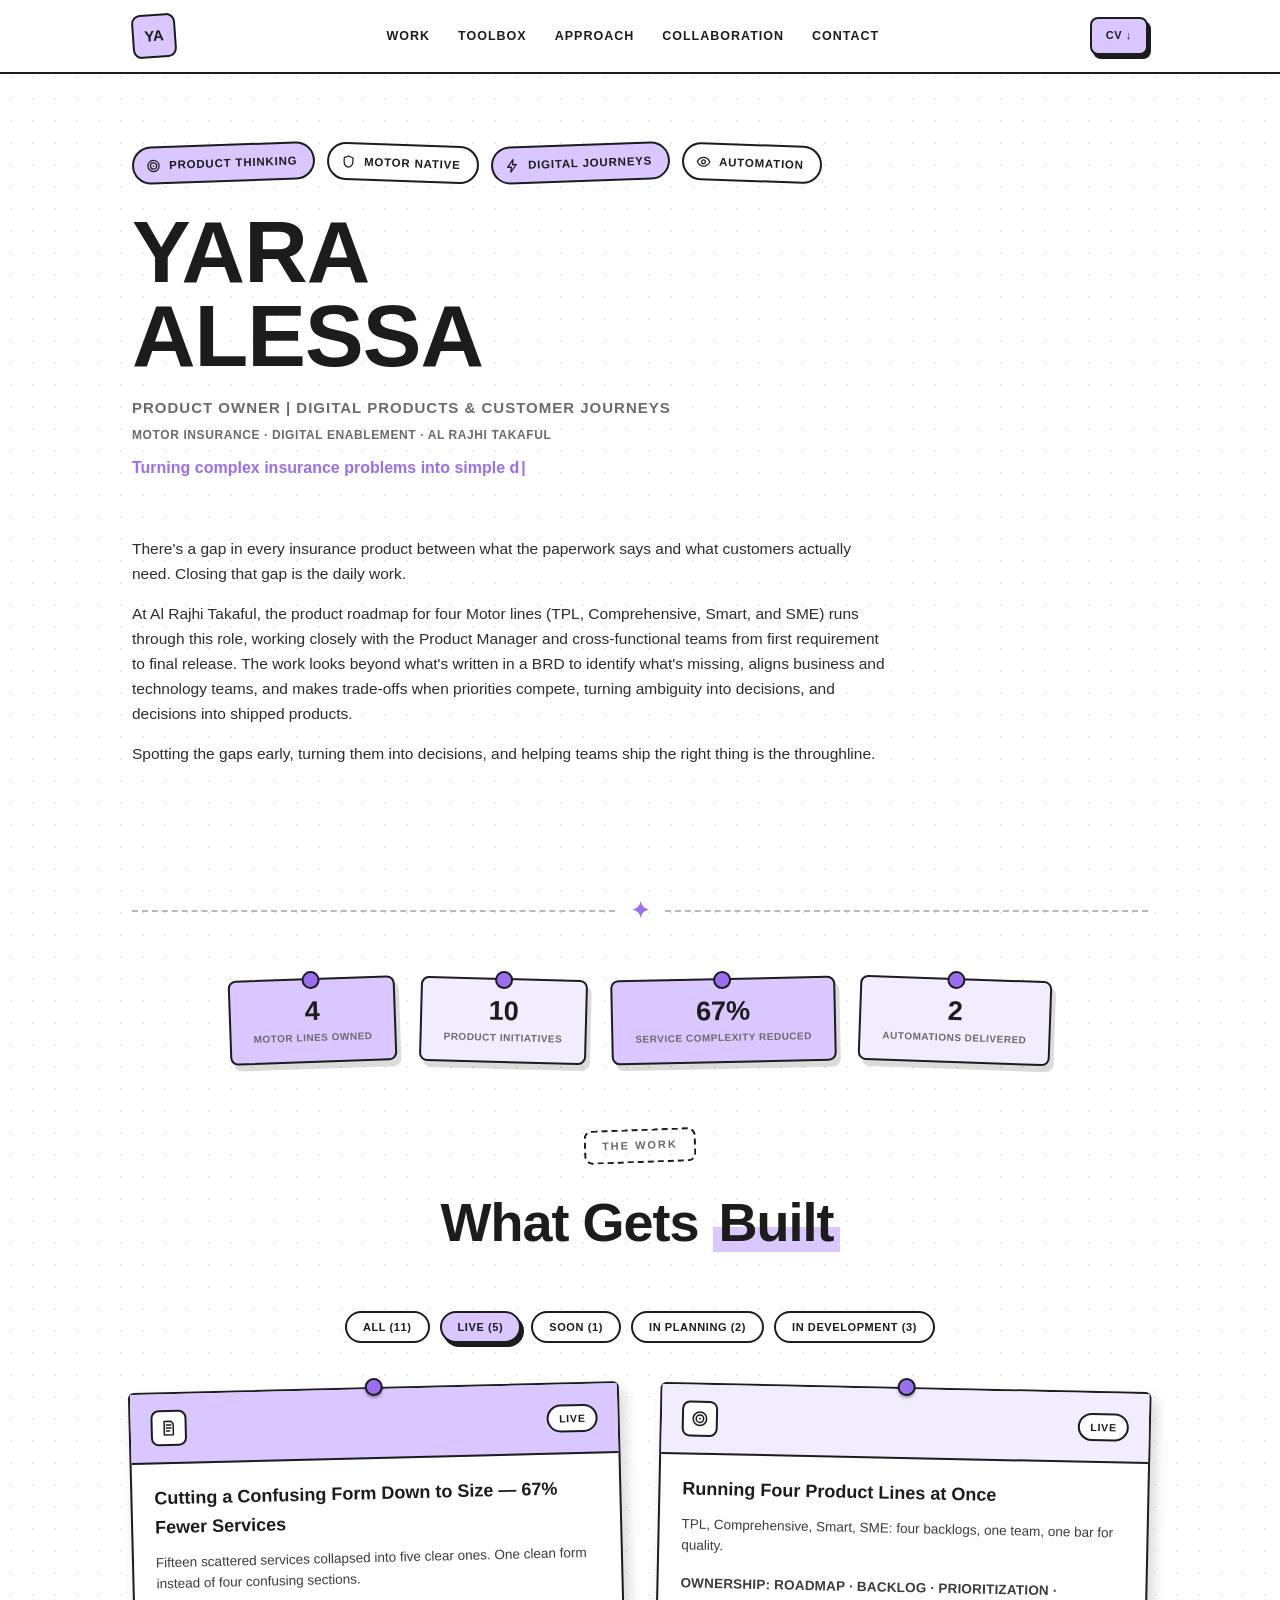
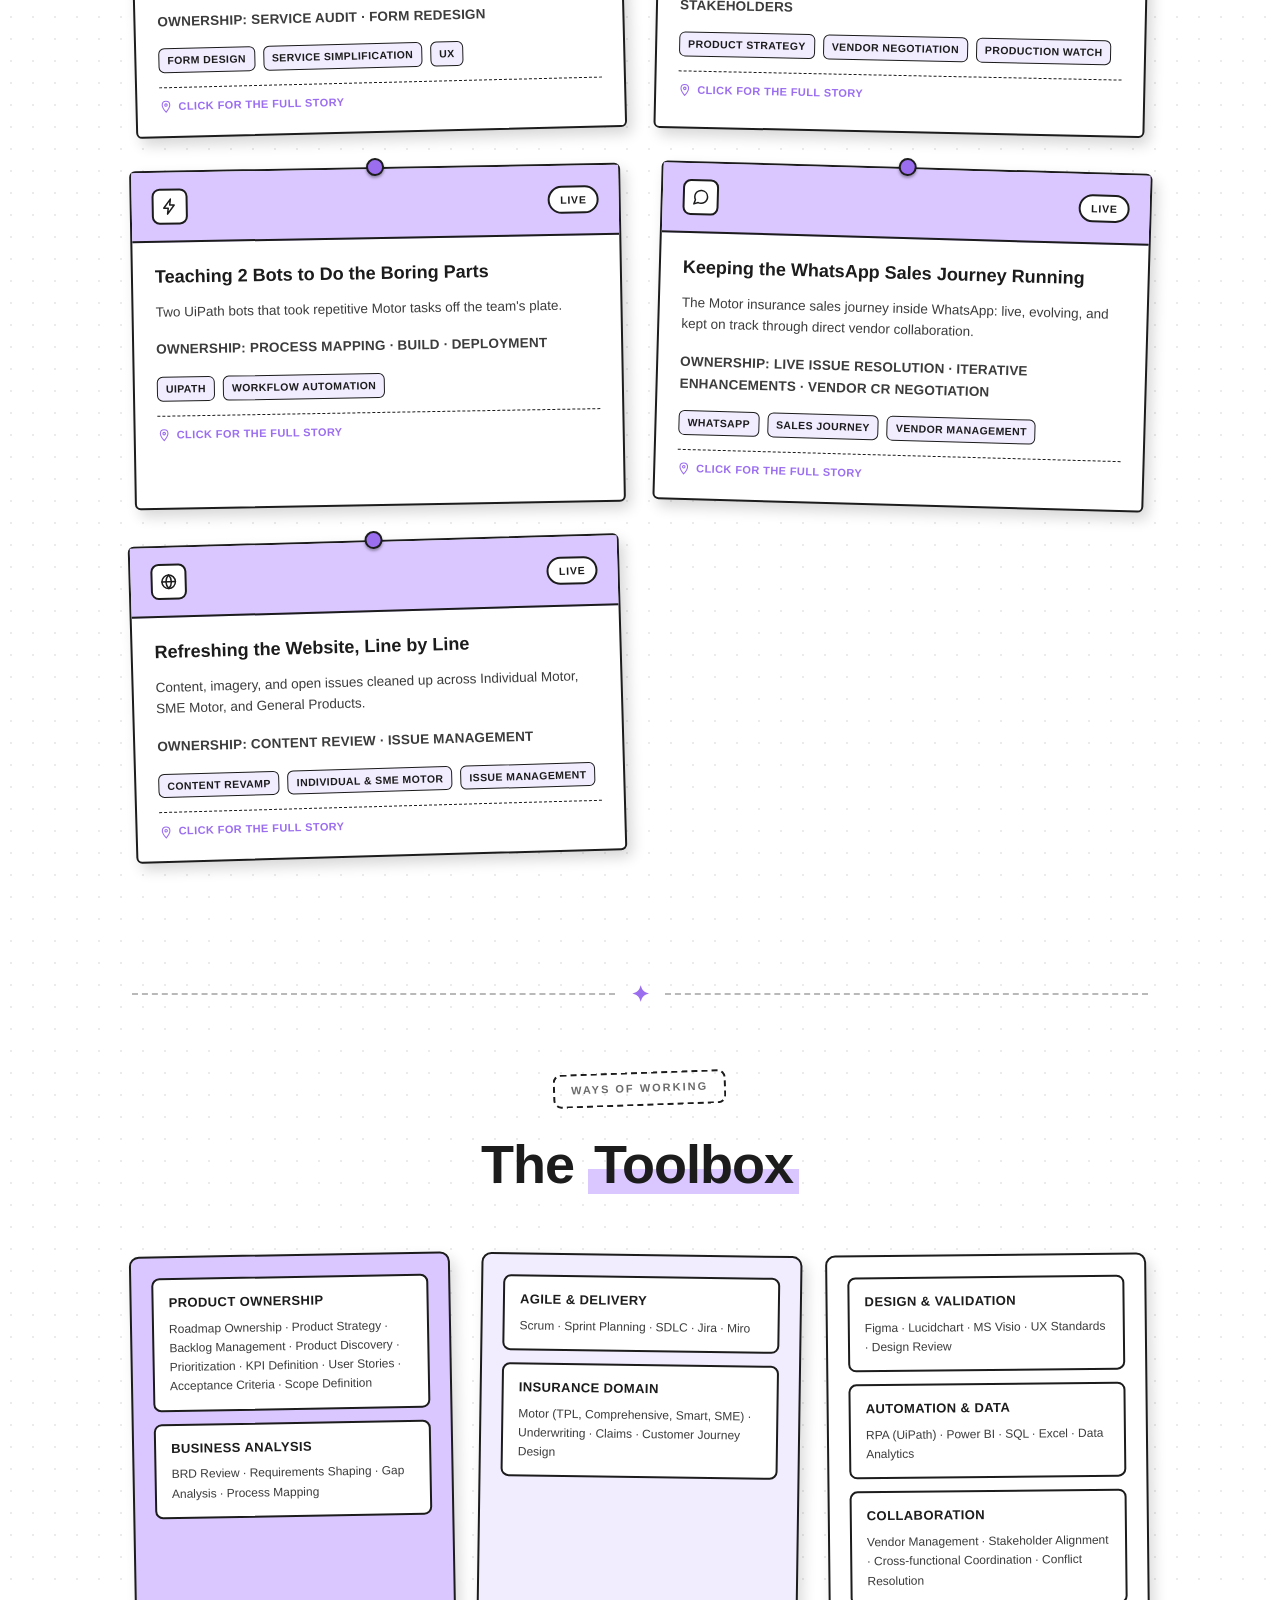
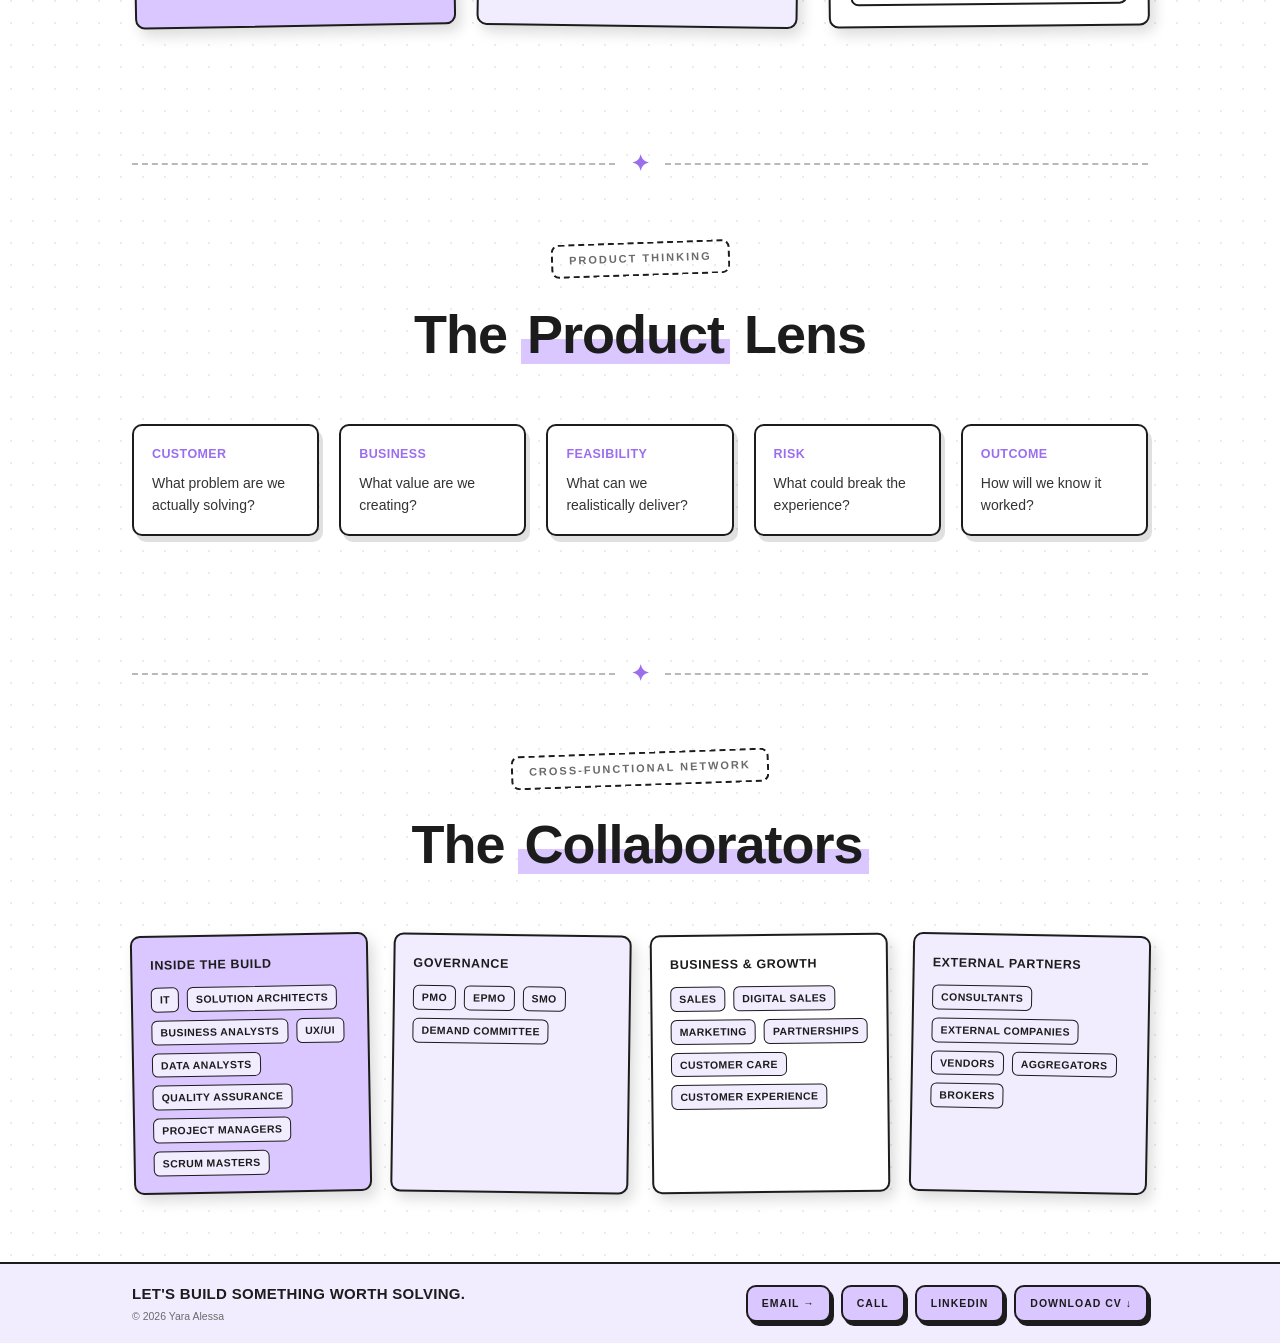
<file: index.html>
<!DOCTYPE html>
<html lang="en">
<head>
<meta charset="UTF-8">
<meta name="viewport" content="width=device-width, initial-scale=1.0">
<title>Yara Alessa | Product Owner</title>
<meta name="description" content="Yara Alessa — Product Owner for Motor Insurance & Digital Enablement at Al Rajhi Takaful. Live and in-progress digital insurance products, customer journeys, and automation work.">
<meta name="theme-color" content="#dac7ff">

<meta property="og:type" content="website">
<meta property="og:url" content="https://yarax67.github.io/YaraAlessa_Portfolio/">
<meta property="og:title" content="Yara Alessa | Product Owner">
<meta property="og:description" content="Product Owner for Motor Insurance & Digital Enablement at Al Rajhi Takaful. Live and in-progress digital insurance products, customer journeys, and automation work.">
<meta property="og:image" content="https://yarax67.github.io/YaraAlessa_Portfolio/assets/apple-touch-icon.png">

<meta name="twitter:card" content="summary_large_image">
<meta name="twitter:title" content="Yara Alessa | Product Owner">
<meta name="twitter:description" content="Product Owner for Motor Insurance & Digital Enablement at Al Rajhi Takaful.">
<meta name="twitter:image" content="https://yarax67.github.io/YaraAlessa_Portfolio/assets/apple-touch-icon.png">

<link rel="icon" type="image/svg+xml" href="assets/favicon.svg">
<link rel="alternate icon" href="assets/favicon-32.png">
<link rel="apple-touch-icon" href="assets/apple-touch-icon.png">
<link rel="stylesheet" href="css/styles.css?v=7">
</head>
<body>

<nav>
  <div class="scroll-progress" id="scrollProgress"></div>
  <div class="wrap">
    <div class="logo-box">YA</div>
    <div class="navlinks">
      <a href="#work">Work</a>
      <a href="#skills">Toolbox</a>
      <a href="#thinking">Approach</a>
      <a href="#collaborators">Collaboration</a>
      <a href="#contact">Contact</a>
    </div>
    <a class="nav-cv" href="assets/Yara_Alessa_CV.pdf" download="Yara_Alessa_CV.pdf">CV ↓</a>
  </div>
</nav>

<header class="hero">
  <div class="leaves" aria-hidden="true">
    <div class="leaf" style="left:4%;width:16px;animation-duration:12s;animation-delay:-2s;color:#c1602f;">
      <svg viewBox="0 0 24 24" width="16" height="16" stroke="#c1602f"><path d="M12 2C7 6 4 11 4 15a8 8 0 0016 0c0-4-3-9-8-13z"/><path d="M12 21V8"/></svg>
    </div>
    <div class="leaf" style="left:14%;width:12px;animation-duration:9s;animation-delay:-6s;">
      <svg viewBox="0 0 24 24" width="12" height="12" stroke="#d99a3d"><path d="M12 2C7 6 4 11 4 15a8 8 0 0016 0c0-4-3-9-8-13z"/><path d="M12 21V8"/></svg>
    </div>
    <div class="leaf" style="left:26%;width:20px;animation-duration:15s;animation-delay:-1s;">
      <svg viewBox="0 0 24 24" width="20" height="20" stroke="#c1602f"><path d="M12 2C7 6 4 11 4 15a8 8 0 0016 0c0-4-3-9-8-13z"/><path d="M12 21V8"/></svg>
    </div>
    <div class="leaf" style="left:38%;width:14px;animation-duration:10.5s;animation-delay:-4s;">
      <svg viewBox="0 0 24 24" width="14" height="14" stroke="#e0b34d"><path d="M12 2C7 6 4 11 4 15a8 8 0 0016 0c0-4-3-9-8-13z"/><path d="M12 21V8"/></svg>
    </div>
    <div class="leaf" style="left:52%;width:18px;animation-duration:13s;animation-delay:-8s;">
      <svg viewBox="0 0 24 24" width="18" height="18" stroke="#c1602f"><path d="M12 2C7 6 4 11 4 15a8 8 0 0016 0c0-4-3-9-8-13z"/><path d="M12 21V8"/></svg>
    </div>
    <div class="leaf" style="left:64%;width:13px;animation-duration:11s;animation-delay:-3s;">
      <svg viewBox="0 0 24 24" width="13" height="13" stroke="#d99a3d"><path d="M12 2C7 6 4 11 4 15a8 8 0 0016 0c0-4-3-9-8-13z"/><path d="M12 21V8"/></svg>
    </div>
    <div class="leaf" style="left:76%;width:19px;animation-duration:14s;animation-delay:-7s;">
      <svg viewBox="0 0 24 24" width="19" height="19" stroke="#e0b34d"><path d="M12 2C7 6 4 11 4 15a8 8 0 0016 0c0-4-3-9-8-13z"/><path d="M12 21V8"/></svg>
    </div>
    <div class="leaf" style="left:88%;width:15px;animation-duration:10s;animation-delay:-5s;">
      <svg viewBox="0 0 24 24" width="15" height="15" stroke="#c1602f"><path d="M12 2C7 6 4 11 4 15a8 8 0 0016 0c0-4-3-9-8-13z"/><path d="M12 21V8"/></svg>
    </div>
    <div class="leaf" style="left:95%;width:11px;animation-duration:9.5s;animation-delay:-9s;">
      <svg viewBox="0 0 24 24" width="11" height="11" stroke="#d99a3d"><path d="M12 2C7 6 4 11 4 15a8 8 0 0016 0c0-4-3-9-8-13z"/><path d="M12 21V8"/></svg>
    </div>
  </div>
  <div class="wrap">
    <div class="badges">
      <span class="pill c1"><svg viewBox="0 0 24 24"><circle cx="12" cy="12" r="9"/><circle cx="12" cy="12" r="5"/><circle cx="12" cy="12" r="1.2" fill="var(--ink)" stroke="none"/></svg>Product Thinking</span>
      <span class="pill c2"><svg viewBox="0 0 24 24"><path d="M12 3l7 3v6c0 5-3.5 8-7 9-3.5-1-7-4-7-9V6l7-3z"/></svg>Motor Native</span>
      <span class="pill c3"><svg viewBox="0 0 24 24"><path d="M13 2L4 14h6l-1 8 9-12h-6l1-8z"/></svg>Digital Journeys</span>
      <span class="pill c4"><svg viewBox="0 0 24 24"><path d="M2 12s3.5-7 10-7 10 7 10 7-3.5 7-10 7-10-7-10-7z"/><circle cx="12" cy="12" r="3"/></svg>Automation</span>
    </div>

    <h1 class="name">Yara<br>Alessa</h1>
    <div class="role">Product Owner | Digital Products &amp; Customer Journeys</div>
    <div class="role-sub">Motor Insurance · Digital Enablement · Al Rajhi Takaful</div>
    <div class="tagline"><span id="taglineText"></span><span class="tagline-cursor">|</span></div>

    <div class="hero-grid photo-hidden">
      <div class="hero-text">
        <p>There's a gap in every insurance product between what the paperwork says and what customers
        actually need. Closing that gap is the daily work.</p>
        <p>At Al Rajhi Takaful, the product roadmap for four Motor lines (TPL, Comprehensive, Smart,
        and SME) runs through this role, working closely with the Product Manager and cross-functional
        teams from first requirement to final release. The work looks beyond what's written in a BRD to
        identify what's missing, aligns business and technology teams, and makes trade-offs when
        priorities compete, turning ambiguity into decisions, and decisions into shipped products.</p>
        <p>Spotting the gaps early, turning them into decisions, and helping teams ship the right thing
        is the throughline.</p>
        </div>
      <!-- Hidden via .photo-hidden on .hero-grid - not needed right now, kept for later -->
      <div class="monogram-card">
        <div class="tape"></div>
        <div class="pin"></div>
        <div class="photo-frame">
          <div class="photo-placeholder" aria-hidden="true">YA</div>
        </div>
      </div>
    </div>
  </div>
</header>

<div class="wrap"><div class="divider"><span class="line"></span><span class="mark">✦</span><span class="line"></span></div></div>

<div class="wrap">
  <div class="stats-strip">
    <div class="stat-note n1"><span class="stat-num">4</span><span class="stat-label">Motor Lines Owned</span></div>
    <div class="stat-note n2"><span class="stat-num">10</span><span class="stat-label">Product Initiatives</span></div>
    <div class="stat-note n3"><span class="stat-num">67%</span><span class="stat-label">Service Complexity Reduced</span></div>
    <div class="stat-note n4"><span class="stat-num">2</span><span class="stat-label">Automations Delivered</span></div>
  </div>
</div>

<section id="work">
  <div class="wrap">
    <div class="eyebrow-wrap">
      <span class="eyebrow-badge">The Work</span>
      <h2 class="big-heading">What Gets <span class="hl">Built</span></h2>
    </div>

    <div class="filter-bar">
      <button class="filter-pill active" data-filter="all">All (11)</button>
      <button class="filter-pill" data-filter="Live">Live (5)</button>
      <button class="filter-pill" data-filter="Soon">Soon (1)</button>
      <button class="filter-pill" data-filter="In Planning">In Planning (2)</button>
      <button class="filter-pill" data-filter="In Development">In Development (3)</button>
    </div>

    <div class="project-grid">

      <div class="p-card c1" data-status="Live" onclick="openModal('modal-5')" role="button" tabindex="0" onkeydown="if(event.key==='Enter'){openModal('modal-5')}">
        <div class="pin"></div>
        <div class="bar">
          <div class="icon-box"><svg viewBox="0 0 24 24"><path d="M6 3h9l3 3v15H6z"/><path d="M9 8h6M9 12h6M9 16h4"/></svg></div>
          <span class="status-chip">Live</span>
        </div>
        <div class="p-body">
          <h3>Cutting a Confusing Form Down to Size — 67% Fewer Services</h3>
          <p>Fifteen scattered services collapsed into five clear ones. One clean form instead of four confusing sections.</p>
          <p class="ownership-line">Ownership: Service Audit · Form Redesign</p>
          <div class="tag-row">
            <span class="tag">Form Design</span>
            <span class="tag">Service Simplification</span>
            <span class="tag">UX</span>
          </div>
          <div class="click-hint"><svg viewBox="0 0 24 24"><path d="M12 2C8 2 5 5 5 9c0 5 7 13 7 13s7-8 7-13c0-4-3-7-7-7z"/><circle cx="12" cy="9" r="2.3"/></svg>Click for the full story</div>
        </div>
      </div>

      <div class="p-card c2" data-status="Live" onclick="openModal('modal-2')" role="button" tabindex="0" onkeydown="if(event.key==='Enter'){openModal('modal-2')}">
        <div class="pin"></div>
        <div class="bar">
          <div class="icon-box"><svg viewBox="0 0 24 24"><circle cx="12" cy="12" r="9"/><circle cx="12" cy="12" r="5"/><circle cx="12" cy="12" r="1.2" fill="var(--ink)" stroke="none"/></svg></div>
          <span class="status-chip">Live</span>
        </div>
        <div class="p-body">
          <h3>Running Four Product Lines at Once</h3>
          <p>TPL, Comprehensive, Smart, SME: four backlogs, one team, one bar for quality.</p>
          <p class="ownership-line">Ownership: Roadmap · Backlog · Prioritization · Stakeholders</p>
          <div class="tag-row">
            <span class="tag">Product Strategy</span>
            <span class="tag">Vendor Negotiation</span>
            <span class="tag">Production Watch</span>
          </div>
          <div class="click-hint"><svg viewBox="0 0 24 24"><path d="M12 2C8 2 5 5 5 9c0 5 7 13 7 13s7-8 7-13c0-4-3-7-7-7z"/><circle cx="12" cy="9" r="2.3"/></svg>Click for the full story</div>
        </div>
      </div>

      <div class="p-card c1" data-status="Live" onclick="openModal('modal-3')" role="button" tabindex="0" onkeydown="if(event.key==='Enter'){openModal('modal-3')}">
        <div class="pin"></div>
        <div class="bar">
          <div class="icon-box"><svg viewBox="0 0 24 24"><path d="M13 2L4 14h6l-1 8 9-12h-6l1-8z"/></svg></div>
          <span class="status-chip">Live</span>
        </div>
        <div class="p-body">
          <h3>Teaching 2 Bots to Do the Boring Parts</h3>
          <p>Two UiPath bots that took repetitive Motor tasks off the team's plate.</p>
          <p class="ownership-line">Ownership: Process Mapping · Build · Deployment</p>
          <div class="tag-row">
            <span class="tag">UiPath</span>
            <span class="tag">Workflow Automation</span>
          </div>
          <div class="click-hint"><svg viewBox="0 0 24 24"><path d="M12 2C8 2 5 5 5 9c0 5 7 13 7 13s7-8 7-13c0-4-3-7-7-7z"/><circle cx="12" cy="9" r="2.3"/></svg>Click for the full story</div>
        </div>
      </div>

      <div class="p-card c1" data-status="Live" onclick="openModal('modal-11')" role="button" tabindex="0" onkeydown="if(event.key==='Enter'){openModal('modal-11')}">
        <div class="pin"></div>
        <div class="bar">
          <div class="icon-box"><svg viewBox="0 0 24 24"><path d="M21 11.5a8.38 8.38 0 0 1-.9 3.8 8.5 8.5 0 0 1-7.6 4.7 8.38 8.38 0 0 1-3.8-.9L3 21l1.9-5.7a8.38 8.38 0 0 1-.9-3.8 8.5 8.5 0 0 1 4.7-7.6 8.38 8.38 0 0 1 3.8-.9h.5a8.48 8.48 0 0 1 8 8v.5z"/></svg></div>
          <span class="status-chip">Live</span>
        </div>
        <div class="p-body">
          <h3>Keeping the WhatsApp Sales Journey Running</h3>
          <p>The Motor insurance sales journey inside WhatsApp: live, evolving, and kept on track through direct vendor collaboration.</p>
          <p class="ownership-line">Ownership: Live Issue Resolution · Iterative Enhancements · Vendor CR Negotiation</p>
          <div class="tag-row">
            <span class="tag">WhatsApp</span>
            <span class="tag">Sales Journey</span>
            <span class="tag">Vendor Management</span>
          </div>
          <div class="click-hint"><svg viewBox="0 0 24 24"><path d="M12 2C8 2 5 5 5 9c0 5 7 13 7 13s7-8 7-13c0-4-3-7-7-7z"/><circle cx="12" cy="9" r="2.3"/></svg>Click for the full story</div>
        </div>
      </div>

      <div class="p-card c1" data-status="Live" onclick="openModal('modal-7')" role="button" tabindex="0" onkeydown="if(event.key==='Enter'){openModal('modal-7')}">
        <div class="pin"></div>
        <div class="bar">
          <div class="icon-box"><svg viewBox="0 0 24 24"><circle cx="12" cy="12" r="9"/><path d="M3 12h18"/><path d="M12 3a13 13 0 0 1 0 18a13 13 0 0 1 0-18"/></svg></div>
          <span class="status-chip">Live</span>
        </div>
        <div class="p-body">
          <h3>Refreshing the Website, Line by Line</h3>
          <p>Content, imagery, and open issues cleaned up across Individual Motor, SME Motor, and General Products.</p>
          <p class="ownership-line">Ownership: Content Review · Issue Management</p>
          <div class="tag-row">
            <span class="tag">Content Revamp</span>
            <span class="tag">Individual & SME Motor</span>
            <span class="tag">Issue Management</span>
          </div>
          <div class="click-hint"><svg viewBox="0 0 24 24"><path d="M12 2C8 2 5 5 5 9c0 5 7 13 7 13s7-8 7-13c0-4-3-7-7-7z"/><circle cx="12" cy="9" r="2.3"/></svg>Click for the full story</div>
        </div>
      </div>

      <div class="p-card c1" data-status="In Development" onclick="openModal('modal-9')" role="button" tabindex="0" onkeydown="if(event.key==='Enter'){openModal('modal-9')}">
        <div class="pin"></div>
        <div class="bar">
          <div class="icon-box"><svg viewBox="0 0 24 24"><rect x="3" y="6" width="18" height="12" rx="2"/><path d="M3 10h18"/></svg></div>
          <span class="status-chip">In Development</span>
        </div>
        <div class="p-body">
          <h3>Getting Motor TPL Down to One Fast Checkout</h3>
          <p>A dedicated Express Checkout for Motor TPL: fewer steps, Apple Pay, and vehicle lookup by sequence number.</p>
          <p class="ownership-line">Ownership: Journey Scoping · Requirements</p>
          <div class="tag-row">
            <span class="tag">Motor TPL</span>
            <span class="tag">Apple Pay</span>
            <span class="tag">Checkout Flow</span>
          </div>
          <div class="click-hint"><svg viewBox="0 0 24 24"><path d="M12 2C8 2 5 5 5 9c0 5 7 13 7 13s7-8 7-13c0-4-3-7-7-7z"/><circle cx="12" cy="9" r="2.3"/></svg>Click for the full story</div>
        </div>
      </div>

      <div class="p-card" data-status="In Development" onclick="openModal('modal-10')" role="button" tabindex="0" onkeydown="if(event.key==='Enter'){openModal('modal-10')}">
        <div class="pin"></div>
        <div class="bar">
          <div class="icon-box"><svg viewBox="0 0 24 24"><path d="M12 3l7 3v6c0 5-3.5 8-7 9-3.5-1-7-4-7-9V6l7-3z"/><path d="M9 12l2 2 4-4"/></svg></div>
          <span class="status-chip">In Development</span>
        </div>
        <div class="p-body">
          <h3>Bringing Motor Insurance Into Tawakkalna</h3>
          <p>Selling Motor Insurance directly inside Saudi Arabia's government Tawakkalna app, using verified citizen data.</p>
          <p class="ownership-line">Ownership: Data Strategy · Distribution Case</p>
          <div class="tag-row">
            <span class="tag">Government Channel</span>
            <span class="tag">New Distribution</span>
            <span class="tag">Tawakkalna</span>
          </div>
          <div class="click-hint"><svg viewBox="0 0 24 24"><path d="M12 2C8 2 5 5 5 9c0 5 7 13 7 13s7-8 7-13c0-4-3-7-7-7z"/><circle cx="12" cy="9" r="2.3"/></svg>Click for the full story</div>
        </div>
      </div>

      <div class="p-card" data-status="In Development" onclick="openModal('modal-6')" role="button" tabindex="0" onkeydown="if(event.key==='Enter'){openModal('modal-6')}">
        <div class="pin"></div>
        <div class="bar">
          <div class="icon-box"><svg viewBox="0 0 24 24"><path d="M2 12s3.5-7 10-7 10 7 10 7-3.5 7-10 7-10-7-10-7z"/><circle cx="12" cy="12" r="3"/></svg></div>
          <span class="status-chip">In Development</span>
        </div>
        <div class="p-body">
          <h3>Making Claim Status Make Sense at a Glance</h3>
          <p>A clearer, more visual claim tracking view for logged-in and guest users across TPL, Comprehensive, and Total Loss.</p>
          <p class="ownership-line">Ownership: Requirements · API Discovery · Design Review</p>
          <div class="tag-row">
            <span class="tag">Claims</span>
            <span class="tag">Guest UX</span>
            <span class="tag">API Discovery</span>
          </div>
          <div class="click-hint"><svg viewBox="0 0 24 24"><path d="M12 2C8 2 5 5 5 9c0 5 7 13 7 13s7-8 7-13c0-4-3-7-7-7z"/><circle cx="12" cy="9" r="2.3"/></svg>Click for the full story</div>
        </div>
      </div>

      <div class="p-card" data-status="In Planning" onclick="openModal('modal-4')" role="button" tabindex="0" onkeydown="if(event.key==='Enter'){openModal('modal-4')}">
        <div class="pin"></div>
        <div class="bar">
          <div class="icon-box"><svg viewBox="0 0 24 24"><path d="M4 13a8 8 0 1 1 16 0"/><path d="M12 13l4-4"/><circle cx="12" cy="13" r="1.2" fill="var(--ink)" stroke="none"/></svg></div>
          <span class="status-chip">In Planning</span>
        </div>
        <div class="p-body">
          <h3>Building Telematics Into the Motor Journey</h3>
          <p>Turning raw driving data into a global score, reward tiers, and cashback customers can actually understand.</p>
          <p class="ownership-line">Ownership: BRD Quality · Requirements · Compliance</p>
          <div class="tag-row">
            <span class="tag">Telematics</span>
            <span class="tag">BRD Review</span>
            <span class="tag">Rewards Program</span>
          </div>
          <div class="click-hint"><svg viewBox="0 0 24 24"><path d="M12 2C8 2 5 5 5 9c0 5 7 13 7 13s7-8 7-13c0-4-3-7-7-7z"/><circle cx="12" cy="9" r="2.3"/></svg>Click for the full story</div>
        </div>
      </div>

      <div class="p-card" data-status="Soon" onclick="openModal('modal-8')" role="button" tabindex="0" onkeydown="if(event.key==='Enter'){openModal('modal-8')}">
        <div class="pin"></div>
        <div class="bar">
          <div class="icon-box"><svg viewBox="0 0 24 24"><path d="M9 15l6-6"/><path d="M8 13a3 3 0 0 1 0-4l2-2a3 3 0 0 1 4 4"/><path d="M16 11a3 3 0 0 1 0 4l-2 2a3 3 0 0 1-4-4"/></svg></div>
          <span class="status-chip">Soon</span>
        </div>
        <div class="p-body">
          <h3>Giving the Sales Link a Proper Welcome</h3>
          <p>A guided welcome screen and clear view-quote-or-pay options for the link sales sends customers to get a quotation.</p>
          <p class="ownership-line">Ownership: Problem Definition · UI Direction</p>
          <div class="tag-row">
            <span class="tag">Sales Journey</span>
            <span class="tag">UI Refresh</span>
            <span class="tag">Conversion</span>
          </div>
          <div class="click-hint"><svg viewBox="0 0 24 24"><path d="M12 2C8 2 5 5 5 9c0 5 7 13 7 13s7-8 7-13c0-4-3-7-7-7z"/><circle cx="12" cy="9" r="2.3"/></svg>Click for the full story</div>
        </div>
      </div>

      <div class="p-card c1" data-status="In Planning" onclick="openModal('modal-1')" role="button" tabindex="0" onkeydown="if(event.key==='Enter'){openModal('modal-1')}">
        <div class="pin"></div>
        <div class="bar">
          <div class="icon-box"><svg viewBox="0 0 24 24"><path d="M12 3l7 3v6c0 5-3.5 8-7 9-3.5-1-7-4-7-9V6l7-3z"/></svg></div>
          <span class="status-chip">In Planning</span>
        </div>
        <div class="p-body">
          <h3>Rebuilding How Claims Get Filed</h3>
          <p>A ground-up rework of how customers file a new Motor claim, built around where they were
          actually getting stuck.</p>
          <p class="ownership-line">Ownership: Requirements · UX Sign-off · Cross-team Coordination</p>
          <div class="tag-row">
            <span class="tag">Claims</span>
            <span class="tag">UX Sign-off</span>
            <span class="tag">Cross-functional</span>
          </div>
          <div class="click-hint"><svg viewBox="0 0 24 24"><path d="M12 2C8 2 5 5 5 9c0 5 7 13 7 13s7-8 7-13c0-4-3-7-7-7z"/><circle cx="12" cy="9" r="2.3"/></svg>Click for the full story</div>
        </div>
      </div>

    </div>
  </div>
</section>

<div class="wrap"><div class="divider"><span class="line"></span><span class="mark">✦</span><span class="line"></span></div></div>

<section id="skills">
  <div class="wrap">
    <div class="eyebrow-wrap">
      <span class="eyebrow-badge">Ways of Working</span>
      <h2 class="big-heading">The <span class="hl">Toolbox</span></h2>
    </div>

    <div class="skills-grid">
      <div class="skill-col">
        <div class="skill-group">
          <h4>Product Ownership</h4>
          <p>Roadmap Ownership · Product Strategy · Backlog Management · Product Discovery · Prioritization · KPI Definition · User Stories · Acceptance Criteria · Scope Definition</p>
        </div>
        <div class="skill-group">
          <h4>Business Analysis</h4>
          <p>BRD Review · Requirements Shaping · Gap Analysis · Process Mapping</p>
        </div>
      </div>

      <div class="skill-col">
        <div class="skill-group">
          <h4>Agile & Delivery</h4>
          <p>Scrum · Sprint Planning · SDLC · Jira · Miro</p>
        </div>
        <div class="skill-group">
          <h4>Insurance Domain</h4>
          <p>Motor (TPL, Comprehensive, Smart, SME) · Underwriting · Claims · Customer Journey Design</p>
        </div>
      </div>

      <div class="skill-col">
        <div class="skill-group">
          <h4>Design & Validation</h4>
          <p>Figma · Lucidchart · MS Visio · UX Standards · Design Review</p>
        </div>
        <div class="skill-group">
          <h4>Automation & Data</h4>
          <p>RPA (UiPath) · Power BI · SQL · Excel · Data Analytics</p>
        </div>
        <div class="skill-group">
          <h4>Collaboration</h4>
          <p>Vendor Management · Stakeholder Alignment · Cross-functional Coordination · Conflict Resolution</p>
        </div>
      </div>
    </div>
  </div>
</section>

<div class="wrap"><div class="divider"><span class="line"></span><span class="mark">✦</span><span class="line"></span></div></div>

<section id="thinking">
  <div class="wrap">
    <div class="eyebrow-wrap">
      <span class="eyebrow-badge">Product Thinking</span>
      <h2 class="big-heading">The <span class="hl">Product</span> Lens</h2>
    </div>
    <div class="think-grid">
      <div class="think-card">
        <h4>Customer</h4>
        <p>What problem are we actually solving?</p>
      </div>
      <div class="think-card">
        <h4>Business</h4>
        <p>What value are we creating?</p>
      </div>
      <div class="think-card">
        <h4>Feasibility</h4>
        <p>What can we realistically deliver?</p>
      </div>
      <div class="think-card">
        <h4>Risk</h4>
        <p>What could break the experience?</p>
      </div>
      <div class="think-card">
        <h4>Outcome</h4>
        <p>How will we know it worked?</p>
      </div>
    </div>
  </div>
</section>

<div class="wrap"><div class="divider"><span class="line"></span><span class="mark">✦</span><span class="line"></span></div></div>

<section id="collaborators">
  <div class="wrap">
    <div class="eyebrow-wrap">
      <span class="eyebrow-badge">Cross-Functional Network</span>
      <h2 class="big-heading">The <span class="hl">Collaborators</span></h2>
    </div>

    <div class="collab-grid">
      <div class="collab-col">
        <h4>Inside the Build</h4>
        <div class="collab-tags">
          <span class="tag">IT</span>
          <span class="tag">Solution Architects</span>
          <span class="tag">Business Analysts</span>
          <span class="tag">UX/UI</span>
          <span class="tag">Data Analysts</span>
          <span class="tag">Quality Assurance</span>
          <span class="tag">Project Managers</span>
          <span class="tag">Scrum Masters</span>
        </div>
      </div>
      <div class="collab-col">
        <h4>Governance</h4>
        <div class="collab-tags">
          <span class="tag">PMO</span>
          <span class="tag">EPMO</span>
          <span class="tag">SMO</span>
          <span class="tag">Demand Committee</span>
        </div>
      </div>
      <div class="collab-col">
        <h4>Business & Growth</h4>
        <div class="collab-tags">
          <span class="tag">Sales</span>
          <span class="tag">Digital Sales</span>
          <span class="tag">Marketing</span>
          <span class="tag">Partnerships</span>
          <span class="tag">Customer Care</span>
          <span class="tag">Customer Experience</span>
        </div>
      </div>
      <div class="collab-col">
        <h4>External Partners</h4>
        <div class="collab-tags">
          <span class="tag">Consultants</span>
          <span class="tag">External Companies</span>
          <span class="tag">Vendors</span>
          <span class="tag">Aggregators</span>
          <span class="tag">Brokers</span>
        </div>
      </div>
    </div>
  </div>
</section>

<footer id="contact">
  <div class="wrap">
    <div class="footer-text">
      <h2>Let's Build Something Worth Solving.</h2>
      <div class="fine">© 2026 Yara Alessa</div>
    </div>
    <div class="btn-row">
      <a class="btn" href="mailto:Yara67alessa@gmail.com">Email →</a>
      <a class="btn" href="tel:+966536404556">Call</a>
      <a class="btn" href="https://linkedin.com/in/yara-alessa-59ba1a264" target="_blank">LinkedIn</a>
      <a class="btn" href="assets/Yara_Alessa_CV.pdf" download="Yara_Alessa_CV.pdf">Download CV &darr;</a>
    </div>
  </div>
</footer>

<!-- MODALS -->
<div id="modal-1" class="modal-overlay" onclick="if(event.target===this) closeModal('modal-1')">
  <div class="modal-card" role="dialog" aria-modal="true" aria-labelledby="modal-1-title">
    <button class="modal-close" onclick="closeModal('modal-1')" aria-label="Close">✕</button>
    <h3 id="modal-1-title">Rebuilding How Claims Get Filed</h3>
    <span class="modal-status">In Planning</span>
    <div class="modal-block">
      <h4>Problem</h4>
      <p>Customers registering a new Motor claim across web and mobile ran into friction in the existing
      Register Claims flow, enough to create drop-off and extra support load.</p>
    </div>
    <div class="modal-block">
      <h4>Decision</h4>
      <p>Redesign the Register Claims flow end-to-end, built around where customers were actually getting
      stuck when filing a new claim, rather than patching the existing process.</p>
    </div>
    <div class="modal-block">
      <h4>Ownership</h4>
      <ul>
        <li>Reviewed BRDs line by line to catch gaps between what's documented and what the business
        actually needs before development starts.</li>
        <li>Validated every UI/UX design against Motor UX standards before handoff to developers.</li>
        <li>Coordinated across IT, developers, solution architects, PMO, E-PMO, SMO, QA, UX, and Business
        Analysts to keep the build moving.</li>
        <li>Resolved scope conflicts and missed requirements in real time rather than letting them stall
        delivery.</li>
      </ul>
    </div>
    <div class="modal-block">
      <h4>Outcome</h4>
      <p>The redesigned claim filing journey is currently in System Integration Testing (the last major
      checkpoint before it reaches live Motor Claims customers).</p>
    </div>
  </div>
</div>

<div id="modal-6" class="modal-overlay" onclick="if(event.target===this) closeModal('modal-6')">
  <div class="modal-card" role="dialog" aria-modal="true" aria-labelledby="modal-6-title">
    <button class="modal-close" onclick="closeModal('modal-6')" aria-label="Close">✕</button>
    <h3 id="modal-6-title">Making Claim Status Make Sense at a Glance</h3>
    <span class="modal-status">In Development</span>
    <div class="modal-block">
      <h4>Problem</h4>
      <p>The existing claim tracking view lacked clarity and structure. Customers struggled to understand
      claim progress or what to do next, without changing the underlying claims process itself.</p>
    </div>
    <div class="modal-block">
      <h4>Decision</h4>
      <p>Redesign the tracking view for clarity across TPL, Comprehensive, and Total Loss without touching
      the underlying claims process, and simplify the invoice upload step.</p>
    </div>
    <div class="modal-block">
      <h4>Ownership</h4>
      <ul>
        <li>Mapped how TPL, Comprehensive, and Total Loss claims each carry different requirements and
        stages, with no single source of truth to start from.</li>
        <li>Worked directly with developers to pull the APIs needed and with the claims department to fill
        the knowledge gaps.</li>
        <li>Reviewed every design pass against the BRD to keep it aligned and easy to follow.</li>
        <li>Simplified the invoice upload step so customers could add documents without confusion.</li>
      </ul>
    </div>
    <div class="modal-block">
      <h4>Outcome</h4>
      <p>A visually clearer tracking experience for both logged-in and guest users, with easier invoice
      upload.</p>
    </div>
  </div>
</div>

<div id="modal-2" class="modal-overlay" onclick="if(event.target===this) closeModal('modal-2')">
  <div class="modal-card" role="dialog" aria-modal="true" aria-labelledby="modal-2-title">
    <button class="modal-close" onclick="closeModal('modal-2')" aria-label="Close">✕</button>
    <h3 id="modal-2-title">Running Four Product Lines at Once</h3>
    <span class="modal-status">Live</span>
    <div class="modal-block">
      <h4>Problem</h4>
      <p>Al Rajhi Takaful needed consistent, accountable delivery across TPL, Comprehensive, Smart, and SME
      on both web and mobile, instead of four disconnected efforts.</p>
    </div>
    <div class="modal-block">
      <h4>Decision</h4>
      <p>Apply one consistent quality bar and one backlog structure across all four product lines, working
      closely with the Product Manager, instead of running them as four separate efforts.</p>
    </div>
    <div class="modal-block">
      <h4>Ownership</h4>
      <ul>
        <li>Led scope definition and requirements shaping across all four lines, in step with the Product
        Manager.</li>
        <li>Engaged external vendors and consultants, negotiating scope and validating technical
        approaches.</li>
        <li>Monitored live Motor services with the team, resolving production issues before they
        escalate.</li>
        <li>Hunted for customer friction points and acquisition opportunities to keep pushing the products
        forward.</li>
      </ul>
    </div>
    <div class="modal-block">
      <h4>Outcome</h4>
      <p>Consistent, accountable delivery across TPL, Comprehensive, Smart, and SME, live on both web and
      mobile.</p>
    </div>
  </div>
</div>


<div id="modal-3" class="modal-overlay" onclick="if(event.target===this) closeModal('modal-3')">
  <div class="modal-card" role="dialog" aria-modal="true" aria-labelledby="modal-3-title">
    <button class="modal-close" onclick="closeModal('modal-3')" aria-label="Close">✕</button>
    <h3 id="modal-3-title">Teaching 2 Bots to Do the Boring Parts</h3>
    <span class="modal-status">Live</span>
    <div class="modal-block">
      <h4>Problem</h4>
      <p>Manual, repetitive tasks inside Motor operations were eating time that should have gone to
      higher-value work.</p>
    </div>
    <div class="modal-block">
      <h4>Decision</h4>
      <p>Automate the manual process exactly as it ran, building 2 end-to-end RPA workflows in UiPath,
      rather than redesigning the underlying workflow.</p>
    </div>
    <div class="modal-block">
      <h4>Ownership</h4>
      <ul>
        <li>Watched the manual process run step by step to understand it fully.</li>
        <li>Translated the observed workflow into bot logic.</li>
        <li>Built, tested, and deployed both bots into production end-to-end.</li>
      </ul>
    </div>
    <div class="modal-block">
      <h4>Outcome</h4>
      <p>Manual operational effort stays down across the automated workflows, freeing that time for work
      that needs a human.</p>
    </div>
  </div>
</div>

<div id="modal-4" class="modal-overlay" onclick="if(event.target===this) closeModal('modal-4')">
  <div class="modal-card" role="dialog" aria-modal="true" aria-labelledby="modal-4-title">
    <button class="modal-close" onclick="closeModal('modal-4')" aria-label="Close">✕</button>
    <h3 id="modal-4-title">Building Telematics Into the Motor Journey</h3>
    <span class="modal-status">In Planning</span>
    <div class="modal-block">
      <h4>Problem</h4>
      <p>ART's new Telematics Platform tracks driving behavior through two mechanisms (a Telematics Device
      and a Mobile SDK), but raw trip and event data means nothing to a customer unless it's turned into a
      score, a tier, and a reason to keep driving safely.</p>
    </div>
    <div class="modal-block">
      <h4>Decision</h4>
      <p>Define customer-facing Global Score, Trip, and enrollment status views, paired with reward-tier
      logic (Premium, Gold, Silver) and cashback, rather than exposing raw trip data.</p>
    </div>
    <div class="modal-block">
      <h4>Ownership</h4>
      <ul>
        <li>Ran BRD quality reviews with the business analyst to close requirement gaps before
        development.</li>
        <li>Defined the customer-facing score, trip, and enrollment status views.</li>
        <li>Shaped the rewards logic sorting customers into tiers and calculating cashback.</li>
        <li>Drafted compliance-focused guidance on SDK activation models and mapped the enrollment flow
        end-to-end.</li>
      </ul>
    </div>
    <div class="modal-block">
      <h4>Outcome</h4>
      <p>Requirements and enrollment flow are locked; the score, trip views, and cashback/rewards logic are
      in build.</p>
    </div>
  </div>
</div>

<div id="modal-5" class="modal-overlay" onclick="if(event.target===this) closeModal('modal-5')">
  <div class="modal-card" role="dialog" aria-modal="true" aria-labelledby="modal-5-title">
    <button class="modal-close" onclick="closeModal('modal-5')" aria-label="Close">✕</button>
    <h3 id="modal-5-title">Cutting a Confusing Form Down to Size — 67% Fewer Services</h3>
    <span class="modal-status">Live</span>
    <div class="modal-block">
      <h4>Problem</h4>
      <p>The Motor policy request-service form buried customers under 15 loosely organized services spread
      across four sections with overlapping labels, confusing more than it helped.</p>
    </div>
    <div class="modal-block">
      <h4>Decision</h4>
      <p>Narrow 15 services down to 5 tied directly to the customer's policy, and rebuild the form around
      5 straightforward fields instead of 4 overlapping sections.</p>
    </div>
    <div class="modal-block">
      <h4>Ownership</h4>
      <ul>
        <li>Audited all 15 existing services to find which were redundant or unclear.</li>
        <li>Narrowed them to 5 core services tied directly to the customer's policy.</li>
        <li>Rebuilt the form around the simplified structure.</li>
      </ul>
    </div>
    <div class="modal-block">
      <h4>Outcome</h4>
      <p>A 67% reduction in service options. Customers now get a shorter, policy-relevant form instead of
      a maze of overlapping options.</p>
    </div>
  </div>
</div>

<div id="modal-7" class="modal-overlay" onclick="if(event.target===this) closeModal('modal-7')">
  <div class="modal-card" role="dialog" aria-modal="true" aria-labelledby="modal-7-title">
    <button class="modal-close" onclick="closeModal('modal-7')" aria-label="Close">✕</button>
    <h3 id="modal-7-title">Refreshing the Website, Line by Line</h3>
    <span class="modal-status">Live</span>
    <div class="modal-block">
      <h4>Problem</h4>
      <p>Across Individual Motor, SME Motor, and General Products, website content and imagery had drifted
      out of date, with unresolved issues piling up.</p>
    </div>
    <div class="modal-block">
      <h4>Decision</h4>
      <p>Review and refresh content and imagery across all three product areas rather than a partial
      cleanup, resolving open issues as they surfaced.</p>
    </div>
    <div class="modal-block">
      <h4>Ownership</h4>
      <ul>
        <li>Reviewed existing content and imagery line by line across all three areas.</li>
        <li>Flagged and managed the issues raised during the review.</li>
      </ul>
    </div>
    <div class="modal-block">
      <h4>Outcome</h4>
      <p>Consistent, up-to-date content across all three product areas.</p>
    </div>
  </div>
</div>

<div id="modal-8" class="modal-overlay" onclick="if(event.target===this) closeModal('modal-8')">
  <div class="modal-card" role="dialog" aria-modal="true" aria-labelledby="modal-8-title">
    <button class="modal-close" onclick="closeModal('modal-8')" aria-label="Close">✕</button>
    <h3 id="modal-8-title">Giving the Sales Link a Proper Welcome</h3>
    <span class="modal-status">Soon</span>
    <div class="modal-block">
      <h4>Problem</h4>
      <p>The journey customers landed on after clicking a sales-sent quotation link had no welcoming entry
      point and no flexibility to move between viewing the quote and paying, leading to confusion and
      drop-off.</p>
    </div>
    <div class="modal-block">
      <h4>Decision</h4>
      <p>Add a dedicated welcome screen with a clear choice between viewing the quote or going straight to
      payment, aligned to updated branding standards.</p>
    </div>
    <div class="modal-block">
      <h4>Ownership</h4>
      <ul>
        <li>Defined the problem: a flow that didn't guide users in or reflect modern UX standards.</li>
        <li>Designed the welcome screen and quote-or-pay options.</li>
        <li>Aligned the UI with updated design and branding standards.</li>
      </ul>
    </div>
    <div class="modal-block">
      <h4>Outcome</h4>
      <p>A guided entry point with clear next steps, replacing the old unguided flow, now in final steps
      before release.</p>
    </div>
  </div>
</div>

<div id="modal-9" class="modal-overlay" onclick="if(event.target===this) closeModal('modal-9')">
  <div class="modal-card" role="dialog" aria-modal="true" aria-labelledby="modal-9-title">
    <button class="modal-close" onclick="closeModal('modal-9')" aria-label="Close">✕</button>
    <h3 id="modal-9-title">Getting Motor TPL Down to One Fast Checkout</h3>
    <span class="modal-status">In Development</span>
    <div class="modal-block">
      <h4>Problem</h4>
      <p>The standard Motor TPL sales journey asked customers for information ART already had and offered
      no fast payment option, slowing down a purchase that should be quick.</p>
    </div>
    <div class="modal-block">
      <h4>Decision</h4>
      <p>Pull existing customer data instead of re-asking for it, and add Sequence Number vehicle lookup
      and Apple Pay to cut steps out of the journey.</p>
    </div>
    <div class="modal-block">
      <h4>Ownership</h4>
      <ul>
        <li>Scoped the shortened journey to avoid re-asking customers for data ART already has.</li>
        <li>Defined the Sequence Number vehicle lookup to skip manual entry.</li>
        <li>Added Apple Pay to the requirements alongside ART's existing payment methods.</li>
      </ul>
    </div>
    <div class="modal-block">
      <h4>Outcome</h4>
      <p>A faster, lower-friction TPL purchase on both web and mobile, past requirements and now being
      built.</p>
    </div>
  </div>
</div>

<div id="modal-10" class="modal-overlay" onclick="if(event.target===this) closeModal('modal-10')">
  <div class="modal-card" role="dialog" aria-modal="true" aria-labelledby="modal-10-title">
    <button class="modal-close" onclick="closeModal('modal-10')" aria-label="Close">✕</button>
    <h3 id="modal-10-title">Bringing Motor Insurance Into Tawakkalna</h3>
    <span class="modal-status">In Development</span>
    <div class="modal-block">
      <h4>Problem</h4>
      <p>ART sold Motor Insurance only through its own digital channels and aggregators, missing a
      trusted, government-backed channel with verified customer data already on file.</p>
    </div>
    <div class="modal-block">
      <h4>Decision</h4>
      <p>Use Tawakkalna's verified data instead of re-collecting it, avoiding duplicate account creation
      and opening a new, trusted distribution channel.</p>
    </div>
    <div class="modal-block">
      <h4>Ownership</h4>
      <ul>
        <li>Defined how ART would use Tawakkalna's verified data instead of re-collecting it.</li>
        <li>Scoped the purchase journey to avoid duplicate account creation.</li>
        <li>Built the case for a new, trusted distribution channel.</li>
      </ul>
    </div>
    <div class="modal-block">
      <h4>Outcome</h4>
      <p>A direct-to-Tawakkalna Motor Insurance journey, now moving from requirements into build.</p>
    </div>
  </div>
</div>

<div id="modal-11" class="modal-overlay" onclick="if(event.target===this) closeModal('modal-11')">
  <div class="modal-card" role="dialog" aria-modal="true" aria-labelledby="modal-11-title">
    <button class="modal-close" onclick="closeModal('modal-11')" aria-label="Close">✕</button>
    <h3 id="modal-11-title">Keeping the WhatsApp Sales Journey Running</h3>
    <span class="modal-status">Live</span>
    <div class="modal-block">
      <h4>Problem</h4>
      <p>The Motor insurance sales journey inside WhatsApp needed to stay reliable and current in production,
      with issues surfacing and requirements shifting after launch rather than settling once and for all.</p>
    </div>
    <div class="modal-block">
      <h4>Decision</h4>
      <p>Treat the WhatsApp journey as a live, continuously managed channel: fix production issues as they
      surface and route enhancements through vendor Change Requests instead of leaving the journey static
      after go-live.</p>
    </div>
    <div class="modal-block">
      <h4>Ownership</h4>
      <ul>
        <li>Resolved live production issues affecting the WhatsApp sales journey.</li>
        <li>Drove iterative enhancements to improve the journey over time.</li>
        <li>Negotiated Change Requests directly with the vendor to scope and prioritize fixes.</li>
      </ul>
    </div>
    <div class="modal-block">
      <h4>Outcome</h4>
      <p>A stable, continuously improving Motor sales channel on WhatsApp.</p>
    </div>
  </div>
</div>

<script src="js/script.js?v=7"></script>

</body>
</html>
</file>
<file: css/styles.css>
:root{
    --paper:#ffffff;
    --dot:rgba(0,0,0,0.08);
    --ink:#1c1c1c;
    --muted:#6b6b6b;
    --purple:#dac7ff;
    --purple-deep:#9b6ef0;
    --purple-pale:#f2ecff;
  }
  *{box-sizing:border-box;}
  html{scroll-behavior:smooth;}
  a:focus-visible, button:focus-visible, [tabindex]:focus-visible{
    outline:3px solid var(--purple-deep);outline-offset:2px;
  }
  body{
    margin:0;
    font-family:Helvetica, Arial, sans-serif;
    color:var(--ink);
    background-color:var(--paper);
    background-image:radial-gradient(var(--dot) 1.4px, transparent 1.4px);
    background-size:22px 22px;
    line-height:1.6;
    overflow-x:hidden;
  }
  a{color:inherit;}
  .wrap{max-width:1080px;margin:0 auto;padding:0 32px;}

  /* NAV */
  nav{
    position:sticky;top:0;z-index:50;
    background:var(--paper);
    border-bottom:2px solid var(--ink);
  }
  .scroll-progress{
    position:absolute;top:0;left:0;z-index:51;
    height:3px;width:0%;
    background:var(--purple-deep);
  }
  nav .wrap{display:flex;align-items:center;justify-content:space-between;gap:20px;padding:14px 32px;}
  .logo-box{
    width:44px;height:44px;flex-shrink:0;
    background:var(--purple);
    border:2.5px solid var(--ink);
    border-radius:9px;
    display:flex;align-items:center;justify-content:center;
    font-weight:900;font-size:15px;color:var(--ink);
    transform:rotate(-4deg);
  }
  .navlinks{display:flex;gap:28px;}
  .navlinks a{text-decoration:none;font-size:12.5px;font-weight:800;letter-spacing:1px;text-transform:uppercase;color:var(--ink);}
  .nav-cv{
    display:inline-flex;align-items:center;gap:6px;flex-shrink:0;
    background:var(--purple);border:2px solid var(--ink);border-radius:8px;
    padding:8px 14px;font-weight:900;font-size:11px;letter-spacing:0.6px;text-transform:uppercase;
    text-decoration:none;color:var(--ink);
    box-shadow:3px 4px 0 var(--ink);
    transition:transform .15s, box-shadow .15s;
  }
  .nav-cv:hover{transform:translate(-1px,-1px);box-shadow:4px 5px 0 var(--ink);}
  .navlinks a:hover{color:var(--purple-deep);}
  .navlinks a.active{color:var(--purple-deep);}

  /* HERO */
  header.hero{padding:70px 0 50px;position:relative;overflow:hidden;}
  header.hero>.wrap{position:relative;z-index:1;}

  /* FALLING LEAVES */
  .leaves{position:absolute;inset:0;z-index:0;pointer-events:none;overflow:hidden;}
  .leaf{position:absolute;top:-30px;opacity:0;animation:leaf-fall linear infinite;}
  .leaf svg{display:block;fill:none;stroke-width:1.6;stroke-linecap:round;stroke-linejoin:round;}
  @keyframes leaf-fall{
    0%{transform:translateY(-30px) translateX(0) rotate(0deg);opacity:0;}
    8%{opacity:0.55;}
    92%{opacity:0.5;}
    100%{transform:translateY(640px) translateX(46px) rotate(320deg);opacity:0;}
  }
  @media (prefers-reduced-motion:reduce){.leaves{display:none;}}
  @media (max-width:760px){.leaves{display:none;}}
  .badges{display:flex;gap:12px;flex-wrap:wrap;margin-bottom:28px;}
  .pill{
    display:inline-flex;align-items:center;gap:8px;
    border:2.5px solid var(--ink);
    border-radius:999px;
    padding:8px 16px 8px 12px;
    font-size:11.5px;font-weight:800;letter-spacing:0.8px;text-transform:uppercase;
    background:var(--paper);
  }
  .pill svg{width:15px;height:15px;stroke:var(--ink);fill:none;stroke-width:2;stroke-linecap:round;stroke-linejoin:round;}
  .pill:nth-child(odd){transform:rotate(-2deg);}
  .pill:nth-child(even){transform:rotate(2deg);}
  .pill.c1, .pill.c3{background:var(--purple);}

  h1.name{
    font-size:clamp(48px,8vw,88px);
    line-height:0.95;
    margin:0 0 18px;
    font-weight:900;
    letter-spacing:-1px;
    text-transform:uppercase;
  }
  .role{
    font-size:15px;font-weight:800;letter-spacing:1px;text-transform:uppercase;
    color:var(--muted);margin-bottom:6px;
  }
  .role-sub{
    font-size:12px;font-weight:700;letter-spacing:0.6px;text-transform:uppercase;
    color:var(--muted);margin-bottom:10px;
  }
  .tagline{
    font-size:16px;font-weight:700;color:var(--purple-deep);
    margin-bottom:34px;min-height:48px;max-width:520px;
  }
  .tagline-cursor{
    display:inline-block;margin-left:2px;
    animation:blink 1s step-end infinite;
  }
  @keyframes blink{50%{opacity:0;}}
  @media (prefers-reduced-motion:reduce){.tagline-cursor{animation:none;}}

  .hero-grid{display:grid;grid-template-columns:1.15fr 1fr;gap:48px;align-items:start;}
  .hero-grid.photo-hidden{grid-template-columns:1fr;}
  .hero-grid.photo-hidden .monogram-card{display:none;}
  .hero-grid.photo-hidden .hero-text p{max-width:760px;}
  .hero-text p{font-size:15.5px;color:#2c2c2c;margin:0 0 16px;max-width:560px;}
  .hero-text p:last-of-type{margin-bottom:26px;}

  .monogram-card{
    position:relative;
    width:400px;max-width:100%;aspect-ratio:1/1;
    margin-left:auto;
    background:var(--purple);
    border:2.5px solid var(--ink);
    border-radius:10px;
    box-shadow:5px 8px 16px rgba(0,0,0,0.18);
    transform:rotate(3deg);
  }
  .photo-frame{
    width:100%;height:100%;
    border-radius:7px;
    overflow:hidden;
  }
  .photo-placeholder{
    width:100%;height:100%;
    display:flex;align-items:center;justify-content:center;
    background:var(--purple-pale);
    font-size:96px;font-weight:900;color:var(--ink);
    letter-spacing:2px;
  }
  .pin{
    position:absolute;top:-11px;left:50%;transform:translateX(-50%);
    width:18px;height:18px;border-radius:50%;
    background:var(--purple-deep);
    border:2px solid var(--ink);
    box-shadow:0 2px 3px rgba(0,0,0,0.35);
  }
  .tape{
    position:absolute;top:-14px;left:-18px;
    width:64px;height:24px;
    background:rgba(218,199,255,0.75);
    border:1.5px solid rgba(28,28,28,0.4);
    transform:rotate(-40deg);
  }


  /* DIVIDER */
  .divider{display:flex;align-items:center;gap:16px;margin:50px 0;}
  .divider .line{flex:1;border-top:2px dashed var(--ink);opacity:0.3;}
  .divider .mark{font-size:22px;color:var(--purple-deep);font-weight:900;}

  /* SECTION HEADERS */
  section{padding:10px 0 70px;}
  .eyebrow-badge{
    display:inline-block;
    border:2px dashed var(--ink);
    border-radius:8px;
    padding:6px 16px;
    font-size:11px;font-weight:800;letter-spacing:2px;text-transform:uppercase;
    color:var(--muted);margin-bottom:16px;
    transform:rotate(-2deg);
  }
  .eyebrow-wrap{text-align:center;}
  .big-heading{
    text-align:center;
    font-size:clamp(32px,6vw,54px);
    font-weight:900;
    margin:0 0 46px;
    letter-spacing:-1px;
  }
  .big-heading .hl{
    background:linear-gradient(180deg, transparent 58%, var(--purple) 58%);
    padding:0 6px;
  }

  /* PROJECT CARDS */
  .project-grid{display:grid;grid-template-columns:1fr 1fr;gap:34px;}
  .p-card{
    position:relative;
    background:var(--paper);
    border:2.5px solid var(--ink);
    border-radius:6px;
    box-shadow:5px 7px 14px rgba(0,0,0,0.16);
    overflow:visible;
    cursor:pointer;
    transition:transform .15s, box-shadow .15s;
  }
  .p-card:nth-child(1){transform:rotate(-1.4deg);}
  .p-card:nth-child(2){transform:rotate(1.2deg);}
  .p-card:nth-child(3){transform:rotate(-1deg);}
  .p-card:nth-child(4){transform:rotate(1.6deg);}
  .p-card:nth-child(5){transform:rotate(-1.6deg);}
  .p-card:nth-child(6){transform:rotate(1deg);}
  .p-card:nth-child(7){transform:rotate(-1.2deg);}
  .p-card:nth-child(8){transform:rotate(1.4deg);}
  .p-card:nth-child(9){transform:rotate(-0.9deg);}
  .p-card:nth-child(10){transform:rotate(1.3deg);}
  .p-card:nth-child(11){transform:rotate(-1.1deg);}
  .p-card:hover{transform:rotate(0deg) translateY(-4px);box-shadow:7px 11px 20px rgba(0,0,0,0.22);}
  .p-card.placeholder{cursor:default;border-style:dashed;box-shadow:none;}
  .p-card.placeholder:hover{transform:rotate(1.6deg);}

  /* FILTER BAR */
  .filter-bar{display:flex;justify-content:center;gap:10px;flex-wrap:wrap;margin-bottom:44px;}
  .filter-pill{
    border:2.5px solid var(--ink);
    border-radius:999px;
    padding:8px 16px;
    font-size:11px;font-weight:800;letter-spacing:0.6px;text-transform:uppercase;
    background:var(--paper);
    color:var(--ink);
    cursor:pointer;
    font-family:inherit;
    transition:transform .15s, background .15s, box-shadow .15s;
  }
  .filter-pill:hover{transform:translateY(-2px);}
  .filter-pill.active{background:var(--purple);box-shadow:3px 4px 0 var(--ink);}

  /* STATS STRIP */
  .stats-strip{display:flex;flex-wrap:wrap;justify-content:center;gap:24px;margin:0 0 56px;}
  .stat-note{
    position:relative;
    background:var(--purple-pale);
    border:2.5px solid var(--ink);
    border-radius:8px;
    padding:18px 22px 15px;
    min-width:150px;
    text-align:center;
    box-shadow:4px 6px 0 rgba(0,0,0,0.14);
  }
  .stat-note::before{
    content:"";position:absolute;top:-9px;left:50%;transform:translateX(-50%);
    width:14px;height:14px;border-radius:50%;
    background:var(--purple-deep);border:2px solid var(--ink);
  }
  .stat-note.n1{transform:rotate(-2deg);background:var(--purple);}
  .stat-note.n2{transform:rotate(1.5deg);}
  .stat-note.n3{transform:rotate(-1.2deg);background:var(--purple);}
  .stat-note.n4{transform:rotate(2deg);}
  .stat-num{display:block;font-size:27px;font-weight:900;line-height:1;margin-bottom:5px;}
  .stat-label{display:block;font-size:10px;font-weight:800;letter-spacing:0.5px;text-transform:uppercase;color:var(--muted);}

  /* SCROLL REVEAL */
  .reveal{opacity:0;transition:opacity .6s ease;}
  .reveal.in-view{opacity:1;}
  @media (prefers-reduced-motion:reduce){.reveal{opacity:1;transition:none;}}

  .bar{
    padding:16px 20px;
    display:flex;justify-content:space-between;align-items:center;
    border-bottom:2.5px solid var(--ink);
    background:var(--purple-pale);
  }
  .p-card.c1 .bar{background:var(--purple);}
  .icon-box{
    width:36px;height:36px;border:2px solid var(--ink);border-radius:8px;
    background:var(--paper);display:flex;align-items:center;justify-content:center;
  }
  .icon-box svg{width:18px;height:18px;stroke:var(--ink);fill:none;stroke-width:2;stroke-linecap:round;stroke-linejoin:round;}
  .status-chip{
    font-size:10.5px;font-weight:800;letter-spacing:0.8px;text-transform:uppercase;
    background:var(--paper);border:2px solid var(--ink);border-radius:999px;padding:4px 10px;
  }
  .p-body{padding:20px 22px 20px;}
  .p-body h3{margin:0 0 10px;font-size:18px;font-weight:900;}
  .p-body p{margin:0 0 16px;font-size:13.5px;color:#3c3c3c;}
  .tag-row{display:flex;flex-wrap:wrap;gap:8px;margin-bottom:14px;}
  .ownership-line{
    font-size:11.5px;font-weight:800;letter-spacing:0.2px;
    color:var(--purple-deep);margin:0 0 12px;text-transform:uppercase;
  }

  /* HOW I THINK */
  .think-grid{display:flex;flex-wrap:wrap;gap:20px;}
  .think-card{
    flex:1 1 180px;border:2.5px solid var(--ink);border-radius:10px;
    padding:18px;background:var(--paper);
    box-shadow:4px 6px 0 rgba(0,0,0,0.12);
  }
  .think-card h4{
    margin:0 0 8px;font-size:12.5px;font-weight:900;text-transform:uppercase;
    letter-spacing:0.4px;color:var(--purple-deep);
  }
  .think-card p{margin:0;font-size:14px;color:#333;}
  .tag{
    font-size:10.5px;font-weight:800;letter-spacing:0.4px;text-transform:uppercase;
    border:1.8px solid var(--ink);border-radius:6px;padding:3px 8px;background:var(--purple-pale);
  }
  .click-hint{
    display:flex;align-items:center;gap:6px;
    font-size:11px;font-weight:800;letter-spacing:0.4px;text-transform:uppercase;
    color:var(--purple-deep);border-top:1.5px dashed var(--ink);padding-top:10px;
  }
  .click-hint svg{width:13px;height:13px;stroke:var(--purple-deep);fill:none;stroke-width:2;}

  /* SKILLS */
  .skills-grid{display:grid;grid-template-columns:repeat(3,1fr);gap:26px;}
  .skill-col{
    border:2.5px solid var(--ink);border-radius:10px;padding:20px;
    box-shadow:5px 7px 14px rgba(0,0,0,0.14);
  }
  .skill-col:nth-child(1){background:var(--purple);transform:rotate(-1deg);}
  .skill-col:nth-child(2){background:var(--purple-pale);transform:rotate(0.8deg);}
  .skill-col:nth-child(3){background:var(--paper);transform:rotate(-0.6deg);}
  .skill-group{
    background:var(--paper);border:2px solid var(--ink);border-radius:8px;
    padding:13px 15px;margin-bottom:12px;
  }
  .skill-group:last-child{margin-bottom:0;}
  .skill-group h4{margin:0 0 6px;font-size:13px;font-weight:900;text-transform:uppercase;letter-spacing:0.4px;}
  .skill-group p{margin:0;font-size:12px;color:#3c3c3c;}

  /* MODALS */
  .modal-overlay{
    display:none;position:fixed;inset:0;background:rgba(20,16,26,0.6);
    z-index:200;align-items:center;justify-content:center;padding:24px;
  }
  .modal-overlay.open{display:flex;}
  .modal-card{
    position:relative;
    background:var(--paper);border:2.5px solid var(--ink);border-radius:10px;
    max-width:600px;width:100%;max-height:85vh;overflow-y:auto;
    padding:32px 30px 30px;
    box-shadow:8px 12px 0 var(--purple);
  }
  .modal-close{
    position:absolute;top:16px;right:16px;
    width:34px;height:34px;border-radius:8px;
    border:2px solid var(--ink);background:var(--paper);
    color:var(--ink);
    font-weight:900;font-size:15px;cursor:pointer;
  }
  .modal-close:hover{background:var(--purple);}
  .modal-card h3{margin:0 0 6px;font-size:22px;font-weight:900;padding-right:40px;}
  .modal-status{
    display:inline-block;margin-bottom:18px;
    font-size:11px;font-weight:800;letter-spacing:0.8px;text-transform:uppercase;
    border:2px solid var(--ink);border-radius:999px;padding:4px 12px;background:var(--purple-pale);
  }
  .modal-block{margin-bottom:18px;}
  .modal-block h4{
    margin:0 0 8px;font-size:11.5px;font-weight:900;text-transform:uppercase;letter-spacing:1.2px;
    color:var(--purple-deep);
  }
  .modal-block p{margin:0;font-size:14px;color:#2c2c2c;}
  .modal-block ul{margin:0;padding-left:18px;font-size:14px;color:#2c2c2c;}
  .modal-block li{margin-bottom:5px;}

  /* COLLABORATORS */
  .collab-grid{display:grid;grid-template-columns:repeat(4,1fr);gap:22px;}
  .collab-col{
    border:2.5px solid var(--ink);border-radius:10px;padding:18px 18px 16px;
    box-shadow:5px 7px 14px rgba(0,0,0,0.14);
  }
  .collab-col:nth-child(1){background:var(--purple);transform:rotate(-1deg);}
  .collab-col:nth-child(2){background:var(--purple-pale);transform:rotate(0.8deg);}
  .collab-col:nth-child(3){background:var(--paper);transform:rotate(-0.6deg);}
  .collab-col:nth-child(4){background:var(--purple-pale);transform:rotate(1deg);}
  .collab-col h4{margin:0 0 12px;font-size:12.5px;font-weight:900;text-transform:uppercase;letter-spacing:0.6px;}
  .collab-tags{display:flex;flex-wrap:wrap;gap:8px;}

  /* FOOTER */
  footer{
    padding:18px 0;
    border-top:2px solid var(--ink);background:var(--purple-pale);
  }
  footer .wrap{
    display:flex;align-items:center;justify-content:space-between;
    flex-wrap:wrap;gap:14px;
  }
  .footer-text{text-align:left;}
  footer h2{font-size:15px;font-weight:900;margin:0;text-transform:uppercase;letter-spacing:0.3px;}
  .fine{margin-top:2px;font-size:10.5px;color:var(--muted);}
  .btn{
    display:inline-flex;align-items:center;gap:10px;
    background:var(--purple);border:2.5px solid var(--ink);border-radius:10px;
    padding:14px 26px;font-weight:900;font-size:13px;letter-spacing:1px;text-transform:uppercase;
    text-decoration:none;color:var(--ink);
    box-shadow:5px 6px 0 var(--ink);
    transition:transform .15s, box-shadow .15s;
  }
  .btn:hover{transform:translate(-2px,-2px);box-shadow:7px 8px 0 var(--ink);}
  .btn-row{display:flex;gap:10px;flex-wrap:wrap;justify-content:flex-end;}
  .btn-row .btn{padding:8px 14px;font-size:10.5px;box-shadow:3px 4px 0 var(--ink);}
  .btn-row .btn:hover{box-shadow:5px 6px 0 var(--ink);}

  @media (max-width:760px){
    nav .wrap{padding:12px 18px;gap:10px;}
    .nav-cv{padding:7px 10px;font-size:10px;}
    .hero-grid{grid-template-columns:1fr;}
    .monogram-card{margin:0 auto;transform:none;width:300px;}
    .monogram-card .tape{display:none;}
    .project-grid{grid-template-columns:1fr;}
    .skills-grid{grid-template-columns:1fr;}
    .collab-grid{grid-template-columns:1fr;}
    .navlinks{display:flex;gap:16px;overflow-x:auto;-webkit-overflow-scrolling:touch;padding-bottom:2px;}
    .navlinks a{white-space:nowrap;font-size:11px;}
    .project-grid .p-card{transform:none;}
    .project-grid .p-card:hover{transform:translateY(-2px);}
    .collab-grid .collab-col{transform:none;}
    .stats-strip .stat-note{transform:none;}
    footer .wrap{flex-direction:column;text-align:center;}
    .footer-text{text-align:center;}
    .btn-row{justify-content:center;}
  }
</file>
